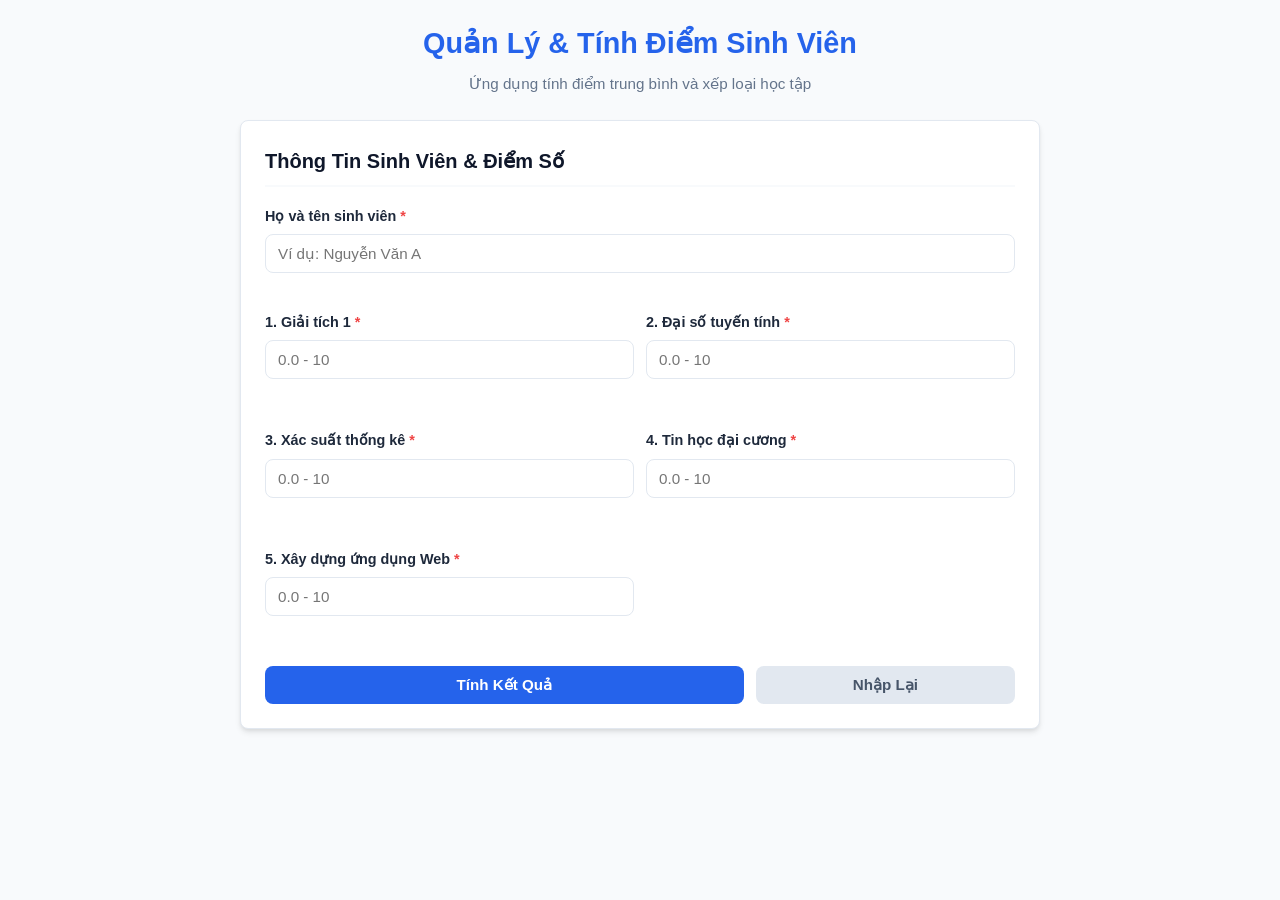
<file: index.html>
<!DOCTYPE html>
<html lang="vi">
<head>
  <meta charset="UTF-8">
  <meta name="viewport" content="width=device-width, initial-scale=1.0">
  <title>Tính Điểm Trung Bình & Xếp Loại Sinh Viên</title>
  <link rel="stylesheet" href="style.css">
</head>
<body>
  <div class="container">
    <header class="app-header">
      <h1>Quản Lý & Tính Điểm Sinh Viên</h1>
      <p>Ứng dụng tính điểm trung bình và xếp loại học tập</p>
    </header>

    <main class="app-main">
      <!-- Form Nhập Dữ Liệu -->
      <section class="card">
        <h2>Thông Tin Sinh Viên & Điểm Số</h2>
        <form id="student-form" novalidate>
          <div class="form-group">
            <label for="fullName">Họ và tên sinh viên <span class="required">*</span></label>
            <input type="text" id="fullName" placeholder="Ví dụ: Nguyễn Văn A" autocomplete="off">
            <div class="error-message" id="error-fullName"></div>
          </div>

          <div class="subject-grid">
            <div class="form-group">
              <label for="score1">1. Giải tích 1 <span class="required">*</span></label>
              <input type="number" id="score1" min="0" max="10" step="0.1" placeholder="0.0 - 10">
              <div class="error-message" id="error-score1"></div>
            </div>

            <div class="form-group">
              <label for="score2">2. Đại số tuyến tính <span class="required">*</span></label>
              <input type="number" id="score2" min="0" max="10" step="0.1" placeholder="0.0 - 10">
              <div class="error-message" id="error-score2"></div>
            </div>

            <div class="form-group">
              <label for="score3">3. Xác suất thống kê <span class="required">*</span></label>
              <input type="number" id="score3" min="0" max="10" step="0.1" placeholder="0.0 - 10">
              <div class="error-message" id="error-score3"></div>
            </div>

            <div class="form-group">
              <label for="score4">4. Tin học đại cương <span class="required">*</span></label>
              <input type="number" id="score4" min="0" max="10" step="0.1" placeholder="0.0 - 10">
              <div class="error-message" id="error-score4"></div>
            </div>

            <div class="form-group">
              <label for="score5">5. Xây dựng ứng dụng Web <span class="required">*</span></label>
              <input type="number" id="score5" min="0" max="10" step="0.1" placeholder="0.0 - 10">
              <div class="error-message" id="error-score5"></div>
            </div>
          </div>

          <div class="form-actions">
            <button type="submit" id="btn-calculate" class="btn btn-primary">Tính Kết Quả</button>
            <button type="button" id="btn-reset" class="btn btn-secondary">Nhập Lại</button>
          </div>
        </form>
      </section>

      <!-- Khung Hiển Thị Kết Quả -->
      <section class="card result-card hidden" id="result-section">
        <h2>Kết Quả Học Tập</h2>
        <div class="student-info-summary">
          <p><strong>Họ và tên:</strong> <span id="res-name" class="highlight-name"></span></p>
        </div>

        <div class="table-responsive">
          <table class="result-table">
            <thead>
              <tr>
                <th>STT</th>
                <th>Môn học</th>
                <th>Điểm số</th>
              </tr>
            </thead>
            <tbody>
              <tr>
                <td>1</td>
                <td>Giải tích 1</td>
                <td id="res-score1">-</td>
              </tr>
              <tr>
                <td>2</td>
                <td>Đại số tuyến tính</td>
                <td id="res-score2">-</td>
              </tr>
              <tr>
                <td>3</td>
                <td>Xác suất thống kê</td>
                <td id="res-score3">-</td>
              </tr>
              <tr>
                <td>4</td>
                <td>Tin học đại cương</td>
                <td id="res-score4">-</td>
              </tr>
              <tr>
                <td>5</td>
                <td>Xây dựng ứng dụng Web</td>
                <td id="res-score5">-</td>
              </tr>
            </tbody>
          </table>
        </div>

        <div class="summary-box">
          <div class="summary-item">
            <span class="label">Điểm trung bình:</span>
            <span class="value" id="res-average">0.00</span>
          </div>
          <div class="summary-item">
            <span class="label">Xếp loại học tập:</span>
            <span class="badge" id="res-classification">Chưa xếp loại</span>
          </div>
        </div>
      </section>
    </main>
  </div>

  <script src="script.js"></script>
</body>
</html>
</file>
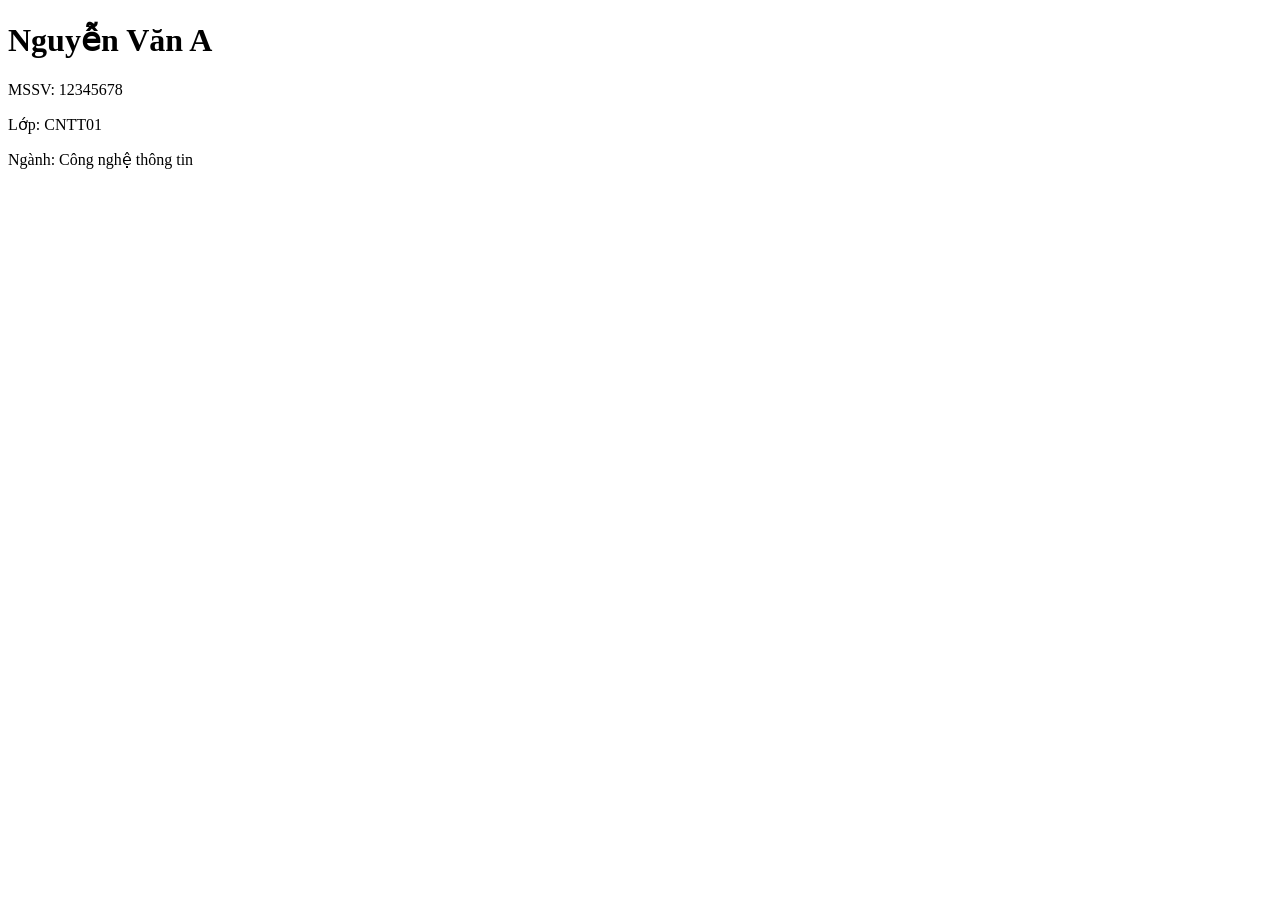
<file: tasks/student_1/index.html>
<!DOCTYPE html>
<html lang="vi">
<head>
    <meta charset="UTF-8">
    <title>Nguyễn Văn A</title>
</head>
<body>

    <h1>Nguyễn Văn A</h1>

    <p>MSSV: 12345678</p>
    <p>Lớp: CNTT01</p>
    <p>Ngành: Công nghệ thông tin</p>

</body>
</html>
</file>
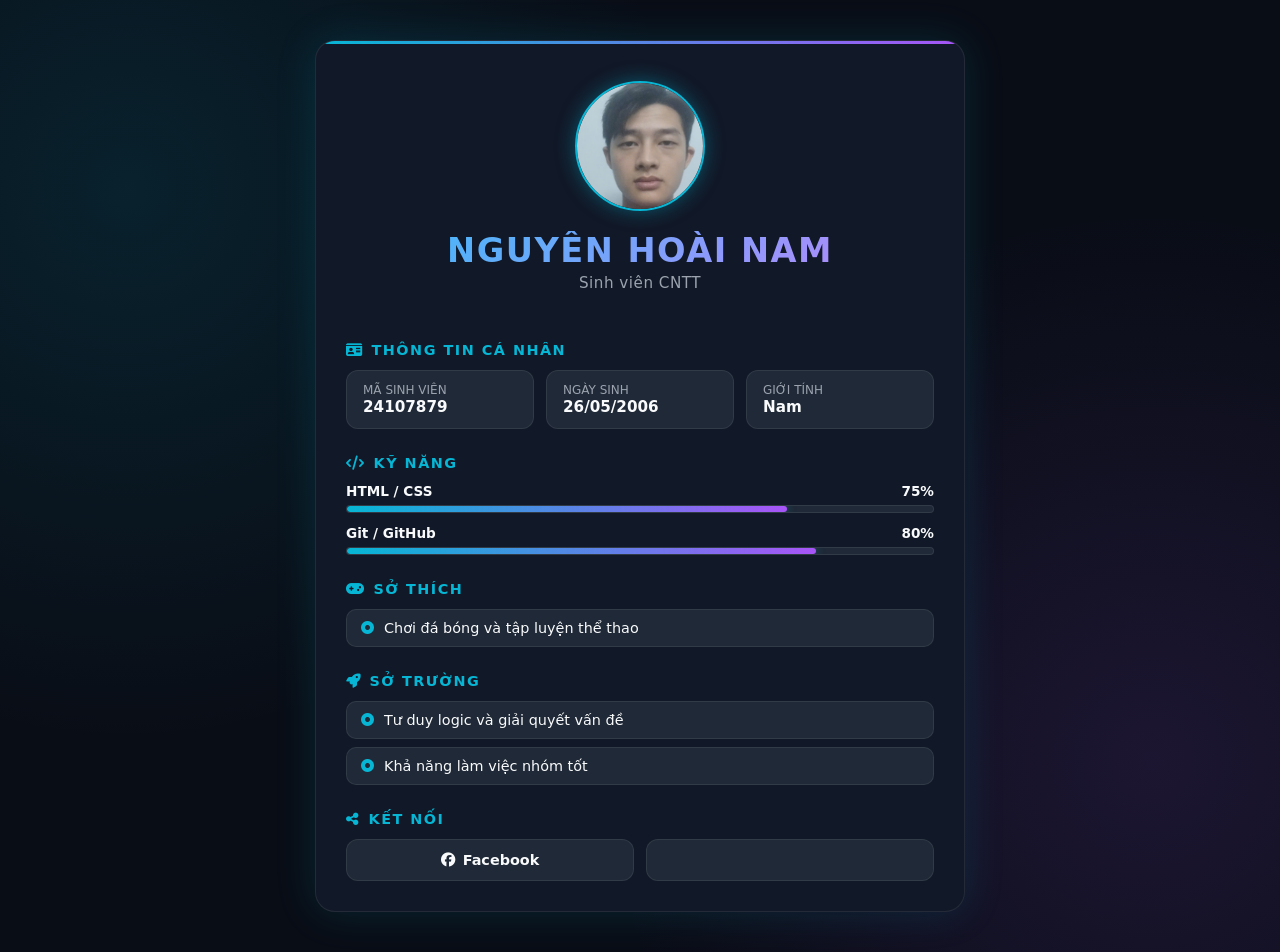
<file: tasks/group/nguyenhoainam/index.html>
<!DOCTYPE html>
<html lang="vi">
<head>
    <meta charset="UTF-8">
    <meta name="viewport" content="width=device-width, initial-scale=1.0">
    <title>Trang Giới Thiệu - Nguyễn Hoài Nam</title>
    <link rel="stylesheet" href="https://cdnjs.cloudflare.com/ajax/libs/font-awesome/6.4.0/css/all.min.css">
    <style>
        :root {
            --bg: #090d16;
            --card-bg: #111827;
            --accent-cyan: #06b6d4;
            --accent-purple: #a855f7;
            --text-main: #f9fafb;
            --text-sub: #9ca3af;
            --border: rgba(255, 255, 255, 0.08);
        }

        * {
            box-sizing: border-box;
            margin: 0;
            padding: 0;
            font-family: 'Segoe UI', system-ui, sans-serif;
        }

        body {
            background-color: var(--bg);
            background-image: 
                radial-gradient(circle at 10% 20%, rgba(6, 182, 212, 0.12) 0%, transparent 40%),
                radial-gradient(circle at 90% 80%, rgba(168, 85, 247, 0.12) 0%, transparent 40%);
            color: var(--text-main);
            min-height: 100vh;
            padding: 40px 20px;
            display: flex;
            justify-content: center;
            align-items: center;
        }

        .container {
            max-width: 650px;
            width: 100%;
            background: var(--card-bg);
            border: 1px solid var(--border);
            border-radius: 20px;
            box-shadow: 0 0 40px rgba(6, 182, 212, 0.15);
            overflow: hidden;
            position: relative;
        }

        /* Thanh viền Neon trang trí phía trên */
        .container::before {
            content: '';
            position: absolute;
            top: 0;
            left: 0;
            right: 0;
            height: 3px;
            background: linear-gradient(90deg, var(--accent-cyan), var(--accent-purple));
        }

        .header {
            padding: 40px 20px 20px;
            text-align: center;
        }

        .avatar {
            width: 130px;
            height: 130px;
            border-radius: 50%;
            object-fit: cover;
            border: 2px solid var(--accent-cyan);
            box-shadow: 0 0 20px rgba(6, 182, 212, 0.4);
            transition: transform 0.3s ease, box-shadow 0.3s ease;
        }

        .avatar:hover {
            transform: scale(1.05);
            box-shadow: 0 0 30px rgba(168, 85, 247, 0.6);
            border-color: var(--accent-purple);
        }

        .header h1 {
            font-size: 2.1rem;
            margin-top: 16px;
            font-weight: 800;
            letter-spacing: 1.5px;
            background: linear-gradient(135deg, #38bdf8, #c084fc);
            -webkit-background-clip: text;
            background-clip: text;
            -webkit-text-fill-color: transparent;
        }

        .header p {
            color: var(--text-sub);
            font-size: 0.95rem;
            margin-top: 4px;
            letter-spacing: 0.5px;
        }

        .content {
            padding: 30px;
        }

        .section-title {
            font-size: 0.9rem;
            font-weight: 700;
            color: var(--accent-cyan);
            text-transform: uppercase;
            letter-spacing: 1.5px;
            margin-top: 26px;
            margin-bottom: 12px;
            display: flex;
            align-items: center;
            gap: 8px;
        }

        .section-title:first-child {
            margin-top: 0;
        }

        .info-grid {
            display: grid;
            grid-template-columns: repeat(auto-fit, minmax(160px, 1fr));
            gap: 12px;
        }

        .info-item {
            background: #1f2937;
            border: 1px solid var(--border);
            padding: 12px 16px;
            border-radius: 12px;
            transition: all 0.2s ease;
        }

        .info-item:hover {
            border-color: var(--accent-cyan);
            box-shadow: 0 0 10px rgba(6, 182, 212, 0.2);
            transform: translateY(-2px);
        }

        .info-item label {
            display: block;
            font-size: 0.75rem;
            color: var(--text-sub);
            text-transform: uppercase;
        }

        .info-item span {
            font-weight: 600;
            font-size: 0.95rem;
        }

        /* Skills Progress Bar */
        .skill-item {
            margin-bottom: 12px;
        }

        .skill-info {
            display: flex;
            justify-content: space-between;
            font-size: 0.85rem;
            margin-bottom: 6px;
            font-weight: 600;
        }

        .progress-bar {
            width: 100%;
            height: 8px;
            background: #1f2937;
            border-radius: 10px;
            overflow: hidden;
            border: 1px solid var(--border);
        }

        .progress {
            height: 100%;
            background: linear-gradient(90deg, var(--accent-cyan), var(--accent-purple));
            border-radius: 10px;
            box-shadow: 0 0 10px rgba(6, 182, 212, 0.5);
        }

        /* List */
        ul {
            list-style: none;
            padding: 0;
        }

        li {
            background: #1f2937;
            border: 1px solid var(--border);
            padding: 10px 14px;
            border-radius: 10px;
            margin-bottom: 8px;
            font-size: 0.9rem;
            display: flex;
            align-items: center;
            gap: 10px;
        }

        li i {
            color: var(--accent-cyan);
            font-size: 0.8rem;
        }

        /* Social Links */
        .social-links {
            display: flex;
            gap: 12px;
            margin-top: 10px;
        }

        .social-btn {
            flex: 1;
            text-decoration: none;
            color: var(--text-main);
            background: #1f2937;
            border: 1px solid var(--border);
            padding: 12px;
            border-radius: 12px;
            font-weight: 600;
            font-size: 0.9rem;
            display: flex;
            align-items: center;
            justify-content: center;
            gap: 8px;
            transition: all 0.3s ease;
        }

        .social-btn:hover {
            background: linear-gradient(135deg, var(--accent-cyan), var(--accent-purple));
            color: #ffffff;
            border-color: transparent;
            box-shadow: 0 0 15px rgba(168, 85, 247, 0.4);
            transform: translateY(-2px);
        }
    </style>
</head>
<body>

    <div class="container">
        <div class="header">
            <img src="avarta.png" alt="Ảnh đại diện" class="avatar">
            <h1>NGUYỄN HOÀI NAM</h1>
            <p>Sinh viên CNTT</p>
        </div>

        <div class="content">
            <div class="section-title"><i class="fa-solid fa-id-card"></i> Thông tin cá nhân</div>
            <div class="info-grid">
                <div class="info-item">
                    <label>Mã sinh viên</label>
                    <span>24107879</span>
                </div>
                <div class="info-item">
                    <label>Ngày sinh</label>
                    <span>26/05/2006</span>
                </div>
                <div class="info-item">
                    <label>Giới tính</label>
                    <span>Nam</span>
                </div>
            </div>

            <div class="section-title"><i class="fa-solid fa-code"></i> Kỹ năng</div>
            <div class="skill-item">
                <div class="skill-info"><span>HTML / CSS</span><span>75%</span></div>
                <div class="progress-bar"><div class="progress" style="width: 75%;"></div></div>
            </div>
            <div class="skill-item">
                <div class="skill-info"><span>Git / GitHub</span><span>80%</span></div>
                <div class="progress-bar"><div class="progress" style="width: 80%;"></div></div>
            </div>

            <div class="section-title"><i class="fa-solid fa-gamepad"></i> Sở thích</div>
            <ul>
                <li><i class="fa-solid fa-circle-dot"></i> Chơi đá bóng và tập luyện thể thao</li>
            </ul>

            <div class="section-title"><i class="fa-solid fa-rocket"></i> Sở trường</div>
            <ul>
                <li><i class="fa-solid fa-circle-dot"></i> Tư duy logic và giải quyết vấn đề</li>
                <li><i class="fa-solid fa-circle-dot"></i> Khả năng làm việc nhóm tốt</li>
            </ul>

            <div class="section-title"><i class="fa-solid fa-share-nodes"></i> Kết nối</div>
            <div class="social-links">
                <a href="https://www.facebook.com/share/1EiWXaFYDC/" target="_blank" class="social-btn">
                    <i class="fa-brands fa-facebook"></i> Facebook
                </a>
                <a href="https://github.com/namhihihi0" target="_blank" class="social-btn">
                    <i class="fa-brands
</file>
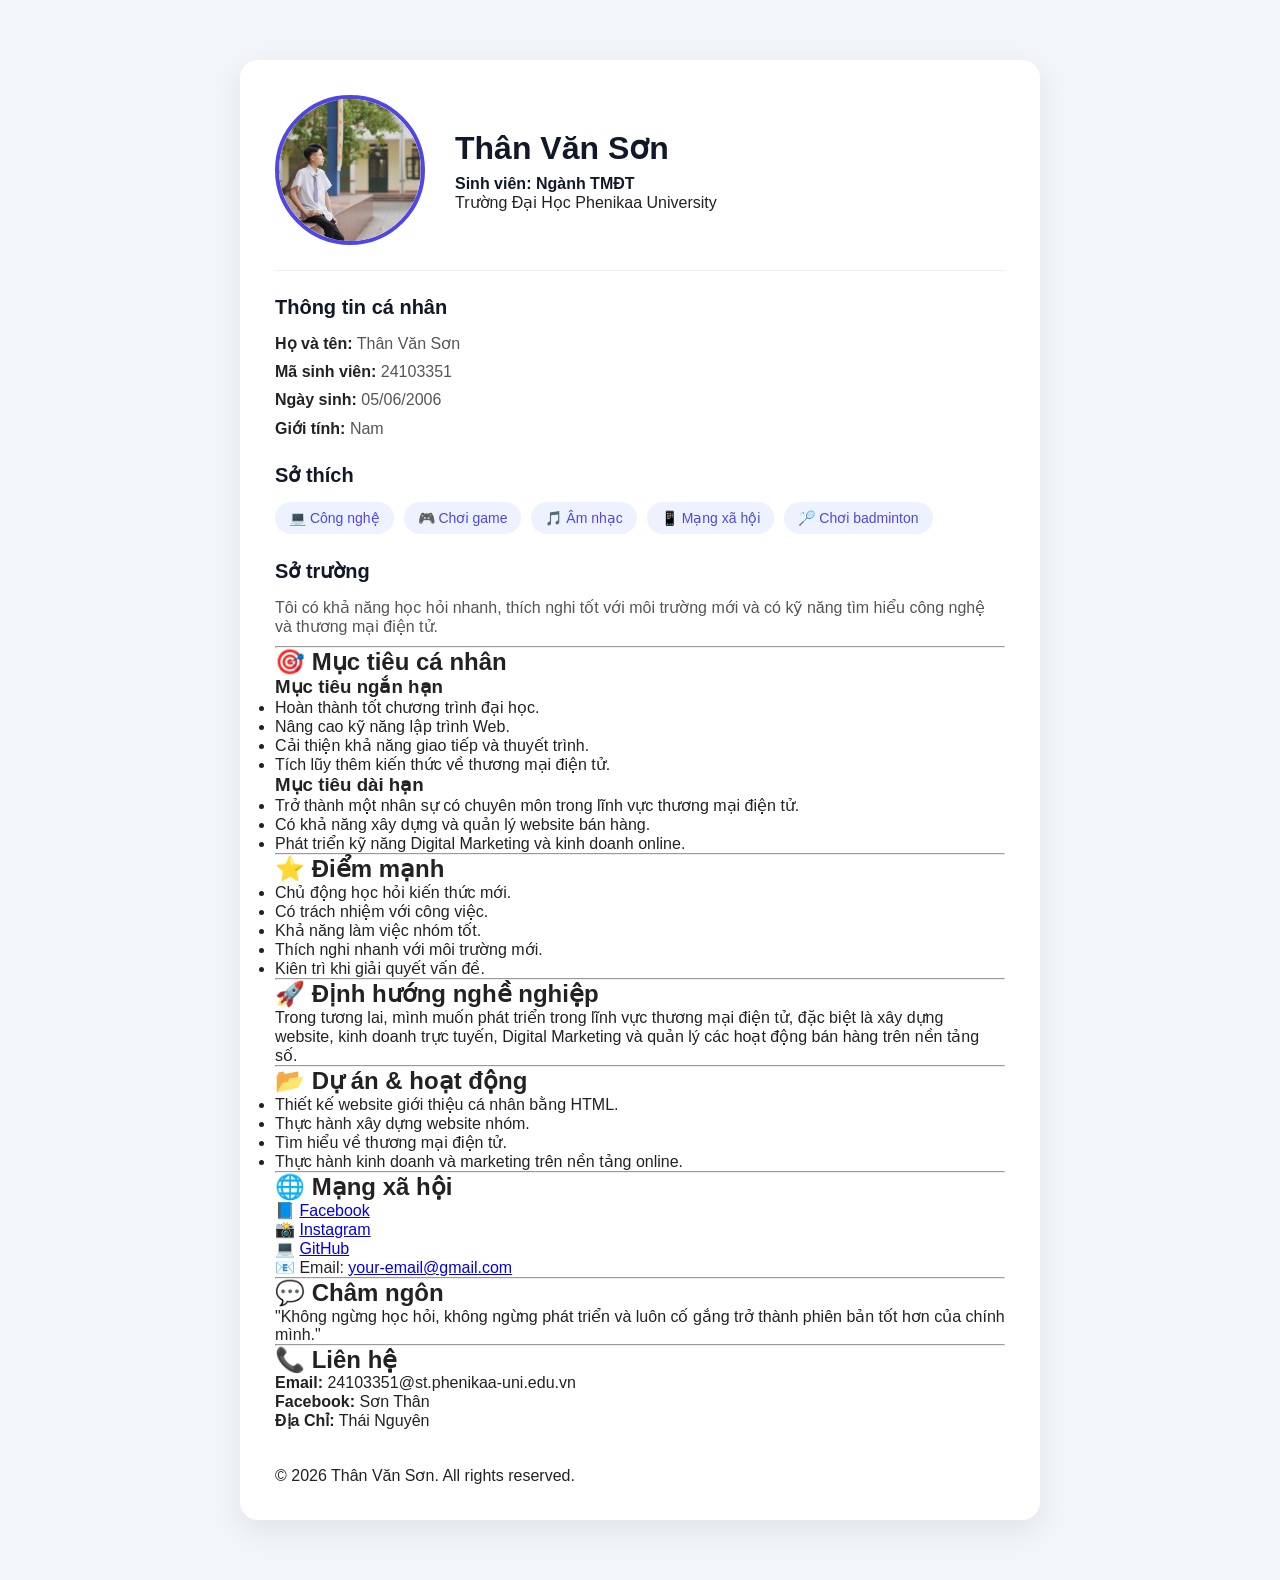
<file: tasks/group/than-van-son/index.html>
<!DOCTYPE html>
<html lang="vi">

<head>
    <meta charset="UTF-8">
    <meta name="viewport" content="width=device-width, initial-scale=1.0">

    <title>Thân Văn Sơn - Giới thiệu cá nhân</title>

    <link rel="stylesheet" href="style.css">
</head>

<body>

<div class="container">

    <div class="profile">

        <div class="profile-header">

            <img
                src="anh1.jpg"
                alt="Ảnh đại diện Sơn Thân"
                class="avatar"
                width="180"
                height="180"
            >

            <div>
                <h1>Thân Văn Sơn</h1>

                <p class="job">
                    Sinh viên: Ngành TMĐT
                </p>

                <p>
                    Trường Đại Học Phenikaa University
                </p>
            </div>

        </div>

        <div class="info">

            <h2>Thông tin cá nhân</h2>

            <p>
                <strong>Họ và tên:</strong>
                Thân Văn Sơn
            </p>

            <p>
                <strong>Mã sinh viên:</strong>
                24103351
            </p>

            <p>
                <strong>Ngày sinh:</strong>
                05/06/2006
            </p>

            <p>
                <strong>Giới tính:</strong>
                Nam
            </p>

        </div>

        <div class="info">

            <h2>Sở thích</h2>

            <div class="tags">

                <span class="tag">💻 Công nghệ</span>
                <span class="tag">🎮 Chơi game</span>
                <span class="tag">🎵 Âm nhạc</span>
                <span class="tag">📱 Mạng xã hội</span>
                <span class="tag">🏸 Chơi badminton</span>

            </div>

        </div>

        <div class="info">

            <h2>Sở trường</h2>

            <p>
                Tôi có khả năng học hỏi nhanh, thích nghi tốt với môi trường mới
                và có kỹ năng tìm hiểu công nghệ và thương mại điện tử.
            </p>

        </div>

        <hr>

        <!-- MỤC TIÊU -->
        <section>
            <h2>🎯 Mục tiêu cá nhân</h2>

            <h3>Mục tiêu ngắn hạn</h3>
            <ul>
                <li>Hoàn thành tốt chương trình đại học.</li>
                <li>Nâng cao kỹ năng lập trình Web.</li>
                <li>Cải thiện khả năng giao tiếp và thuyết trình.</li>
                <li>Tích lũy thêm kiến thức về thương mại điện tử.</li>
            </ul>

            <h3>Mục tiêu dài hạn</h3>
            <ul>
                <li>Trở thành một nhân sự có chuyên môn trong lĩnh vực thương mại điện tử.</li>
                <li>Có khả năng xây dựng và quản lý website bán hàng.</li>
                <li>Phát triển kỹ năng Digital Marketing và kinh doanh online.</li>
            </ul>
        </section>

        <hr>

        <!-- ĐIỂM MẠNH -->
        <section>
            <h2>⭐ Điểm mạnh</h2>

            <ul>
                <li>Chủ động học hỏi kiến thức mới.</li>
                <li>Có trách nhiệm với công việc.</li>
                <li>Khả năng làm việc nhóm tốt.</li>
                <li>Thích nghi nhanh với môi trường mới.</li>
                <li>Kiên trì khi giải quyết vấn đề.</li>
            </ul>
        </section>

        <hr>

        <!-- ĐỊNH HƯỚNG -->
        <section>
            <h2>🚀 Định hướng nghề nghiệp</h2>

            <p>
                Trong tương lai, mình muốn phát triển trong lĩnh vực
                thương mại điện tử, đặc biệt là xây dựng website,
                kinh doanh trực tuyến, Digital Marketing và quản lý
                các hoạt động bán hàng trên nền tảng số.
            </p>
        </section>

        <hr>

        <!-- DỰ ÁN -->
        <section>
            <h2>📂 Dự án & hoạt động</h2>

            <ul>
                <li>Thiết kế website giới thiệu cá nhân bằng HTML.</li>
                <li>Thực hành xây dựng website nhóm.</li>
                <li>Tìm hiểu về thương mại điện tử.</li>
                <li>Thực hành kinh doanh và marketing trên nền tảng online.</li>
            </ul>
        </section>

        <hr>

        <!-- MẠNG XÃ HỘI -->
        <section>
            <h2>🌐 Mạng xã hội</h2>

            <p>
                📘 <a href="#" target="_blank">Facebook</a>
            </p>

            <p>
                📸 <a href="#" target="_blank">Instagram</a>
            </p>

            <p>
                💻 <a href="#" target="_blank">GitHub</a>
            </p>

            <p>
                📧 Email:
                <a href="24103351@st.phenikaa-uni.edu.vn">
                    your-email@gmail.com
                </a>
            </p>
        </section>

        <hr>

        <!-- CHÂM NGÔN -->
        <section>
            <h2>💬 Châm ngôn</h2>

            <blockquote>
                "Không ngừng học hỏi, không ngừng phát triển và luôn cố gắng
                trở thành phiên bản tốt hơn của chính mình."
            </blockquote>
        </section>

        <hr>

        <!-- LIÊN HỆ -->
        <section>
            <h2>📞 Liên hệ</h2>

            <p><strong>Email:</strong> 24103351@st.phenikaa-uni.edu.vn</p>
            <p><strong>Facebook:</strong> Sơn Thân</p>
            <p><strong>Địa Chỉ:</strong> Thái Nguyên</p>
        </section>

        <br><br>

        <footer>
            <p>© 2026 Thân Văn Sơn. All rights reserved.</p>
        </footer>

    </div>

</div>

</body>
</html>
</file>
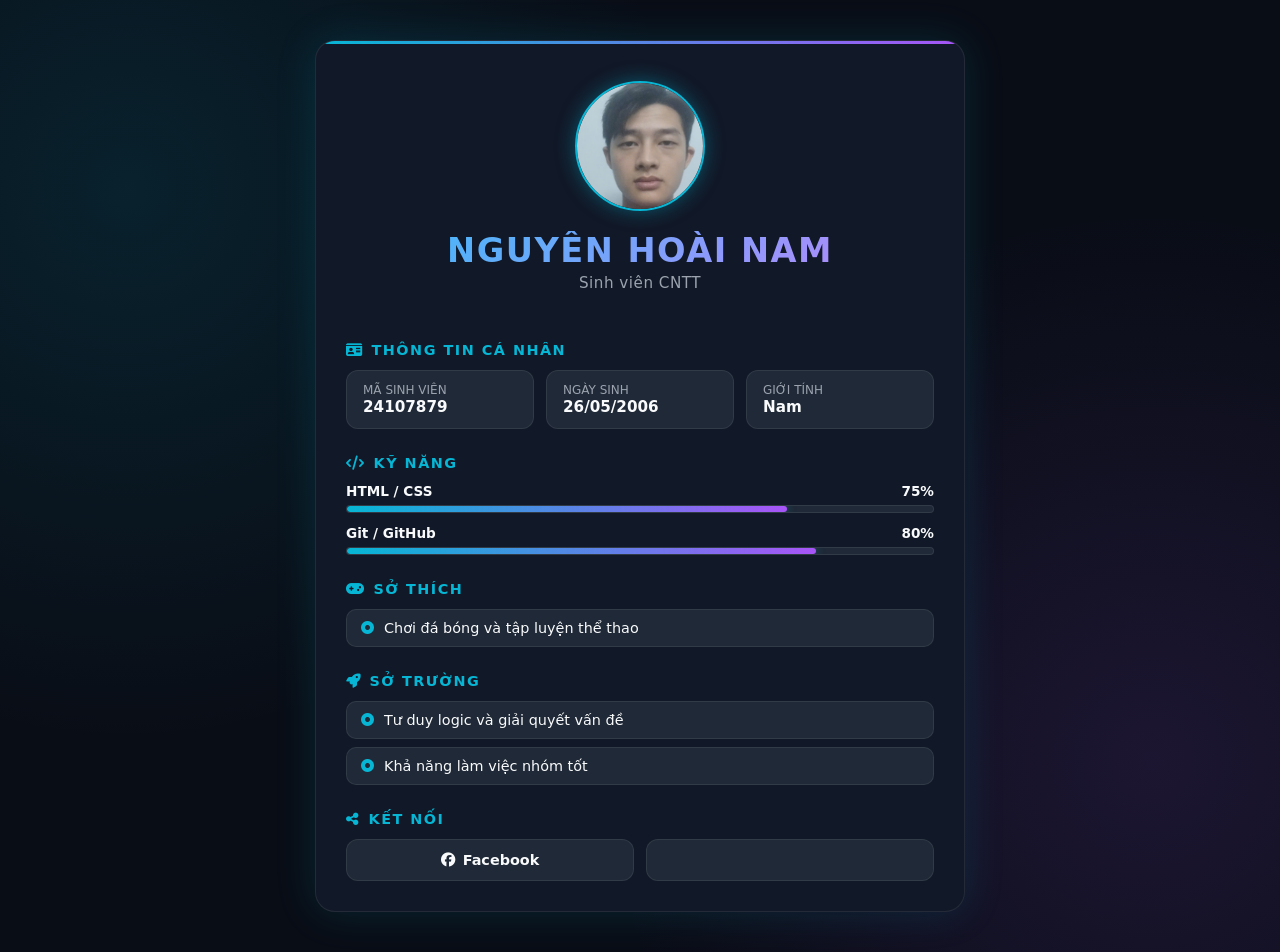
<file: web-basics-practice-main/tasks/nguyenhoainam/index.html>
<!DOCTYPE html>
<html lang="vi">
<head>
    <meta charset="UTF-8">
    <meta name="viewport" content="width=device-width, initial-scale=1.0">
    <title>Trang Giới Thiệu - Nguyễn Hoài Nam</title>
    <link rel="stylesheet" href="https://cdnjs.cloudflare.com/ajax/libs/font-awesome/6.4.0/css/all.min.css">
    <style>
        :root {
            --bg: #090d16;
            --card-bg: #111827;
            --accent-cyan: #06b6d4;
            --accent-purple: #a855f7;
            --text-main: #f9fafb;
            --text-sub: #9ca3af;
            --border: rgba(255, 255, 255, 0.08);
        }

        * {
            box-sizing: border-box;
            margin: 0;
            padding: 0;
            font-family: 'Segoe UI', system-ui, sans-serif;
        }

        body {
            background-color: var(--bg);
            background-image: 
                radial-gradient(circle at 10% 20%, rgba(6, 182, 212, 0.12) 0%, transparent 40%),
                radial-gradient(circle at 90% 80%, rgba(168, 85, 247, 0.12) 0%, transparent 40%);
            color: var(--text-main);
            min-height: 100vh;
            padding: 40px 20px;
            display: flex;
            justify-content: center;
            align-items: center;
        }

        .container {
            max-width: 650px;
            width: 100%;
            background: var(--card-bg);
            border: 1px solid var(--border);
            border-radius: 20px;
            box-shadow: 0 0 40px rgba(6, 182, 212, 0.15);
            overflow: hidden;
            position: relative;
        }

        /* Thanh viền Neon trang trí phía trên */
        .container::before {
            content: '';
            position: absolute;
            top: 0;
            left: 0;
            right: 0;
            height: 3px;
            background: linear-gradient(90deg, var(--accent-cyan), var(--accent-purple));
        }

        .header {
            padding: 40px 20px 20px;
            text-align: center;
        }

        .avatar {
            width: 130px;
            height: 130px;
            border-radius: 50%;
            object-fit: cover;
            border: 2px solid var(--accent-cyan);
            box-shadow: 0 0 20px rgba(6, 182, 212, 0.4);
            transition: transform 0.3s ease, box-shadow 0.3s ease;
        }

        .avatar:hover {
            transform: scale(1.05);
            box-shadow: 0 0 30px rgba(168, 85, 247, 0.6);
            border-color: var(--accent-purple);
        }

        .header h1 {
            font-size: 2.1rem;
            margin-top: 16px;
            font-weight: 800;
            letter-spacing: 1.5px;
            background: linear-gradient(135deg, #38bdf8, #c084fc);
            -webkit-background-clip: text;
            -webkit-text-fill-color: transparent;
        }

        .header p {
            color: var(--text-sub);
            font-size: 0.95rem;
            margin-top: 4px;
            letter-spacing: 0.5px;
        }

        .content {
            padding: 30px;
        }

        .section-title {
            font-size: 0.9rem;
            font-weight: 700;
            color: var(--accent-cyan);
            text-transform: uppercase;
            letter-spacing: 1.5px;
            margin-top: 26px;
            margin-bottom: 12px;
            display: flex;
            align-items: center;
            gap: 8px;
        }

        .section-title:first-child {
            margin-top: 0;
        }

        .info-grid {
            display: grid;
            grid-template-columns: repeat(auto-fit, minmax(160px, 1fr));
            gap: 12px;
        }

        .info-item {
            background: #1f2937;
            border: 1px solid var(--border);
            padding: 12px 16px;
            border-radius: 12px;
            transition: all 0.2s ease;
        }

        .info-item:hover {
            border-color: var(--accent-cyan);
            box-shadow: 0 0 10px rgba(6, 182, 212, 0.2);
            transform: translateY(-2px);
        }

        .info-item label {
            display: block;
            font-size: 0.75rem;
            color: var(--text-sub);
            text-transform: uppercase;
        }

        .info-item span {
            font-weight: 600;
            font-size: 0.95rem;
        }

        /* Skills Progress Bar */
        .skill-item {
            margin-bottom: 12px;
        }

        .skill-info {
            display: flex;
            justify-content: space-between;
            font-size: 0.85rem;
            margin-bottom: 6px;
            font-weight: 600;
        }

        .progress-bar {
            width: 100%;
            height: 8px;
            background: #1f2937;
            border-radius: 10px;
            overflow: hidden;
            border: 1px solid var(--border);
        }

        .progress {
            height: 100%;
            background: linear-gradient(90deg, var(--accent-cyan), var(--accent-purple));
            border-radius: 10px;
            box-shadow: 0 0 10px rgba(6, 182, 212, 0.5);
        }

        /* List */
        ul {
            list-style: none;
            padding: 0;
        }

        li {
            background: #1f2937;
            border: 1px solid var(--border);
            padding: 10px 14px;
            border-radius: 10px;
            margin-bottom: 8px;
            font-size: 0.9rem;
            display: flex;
            align-items: center;
            gap: 10px;
        }

        li i {
            color: var(--accent-cyan);
            font-size: 0.8rem;
        }

        /* Social Links */
        .social-links {
            display: flex;
            gap: 12px;
            margin-top: 10px;
        }

        .social-btn {
            flex: 1;
            text-decoration: none;
            color: var(--text-main);
            background: #1f2937;
            border: 1px solid var(--border);
            padding: 12px;
            border-radius: 12px;
            font-weight: 600;
            font-size: 0.9rem;
            display: flex;
            align-items: center;
            justify-content: center;
            gap: 8px;
            transition: all 0.3s ease;
        }

        .social-btn:hover {
            background: linear-gradient(135deg, var(--accent-cyan), var(--accent-purple));
            color: #ffffff;
            border-color: transparent;
            box-shadow: 0 0 15px rgba(168, 85, 247, 0.4);
            transform: translateY(-2px);
        }
    </style>
</head>
<body>

    <div class="container">
        <div class="header">
            <img src="avarta.png" alt="Ảnh đại diện" class="avatar">
            <h1>NGUYỄN HOÀI NAM</h1>
            <p>Sinh viên CNTT</p>
        </div>

        <div class="content">
            <div class="section-title"><i class="fa-solid fa-id-card"></i> Thông tin cá nhân</div>
            <div class="info-grid">
                <div class="info-item">
                    <label>Mã sinh viên</label>
                    <span>24107879</span>
                </div>
                <div class="info-item">
                    <label>Ngày sinh</label>
                    <span>26/05/2006</span>
                </div>
                <div class="info-item">
                    <label>Giới tính</label>
                    <span>Nam</span>
                </div>
            </div>

            <div class="section-title"><i class="fa-solid fa-code"></i> Kỹ năng</div>
            <div class="skill-item">
                <div class="skill-info"><span>HTML / CSS</span><span>75%</span></div>
                <div class="progress-bar"><div class="progress" style="width: 75%;"></div></div>
            </div>
            <div class="skill-item">
                <div class="skill-info"><span>Git / GitHub</span><span>80%</span></div>
                <div class="progress-bar"><div class="progress" style="width: 80%;"></div></div>
            </div>

            <div class="section-title"><i class="fa-solid fa-gamepad"></i> Sở thích</div>
            <ul>
                <li><i class="fa-solid fa-circle-dot"></i> Chơi đá bóng và tập luyện thể thao</li>
            </ul>

            <div class="section-title"><i class="fa-solid fa-rocket"></i> Sở trường</div>
            <ul>
                <li><i class="fa-solid fa-circle-dot"></i> Tư duy logic và giải quyết vấn đề</li>
                <li><i class="fa-solid fa-circle-dot"></i> Khả năng làm việc nhóm tốt</li>
            </ul>

            <div class="section-title"><i class="fa-solid fa-share-nodes"></i> Kết nối</div>
            <div class="social-links">
                <a href="https://www.facebook.com/share/1EiWXaFYDC/" target="_blank" class="social-btn">
                    <i class="fa-brands fa-facebook"></i> Facebook
                </a>
                <a href="https://github.com/namhihihi0" target="_blank" class="social-btn">
                    <i class="fa-brands
</file>
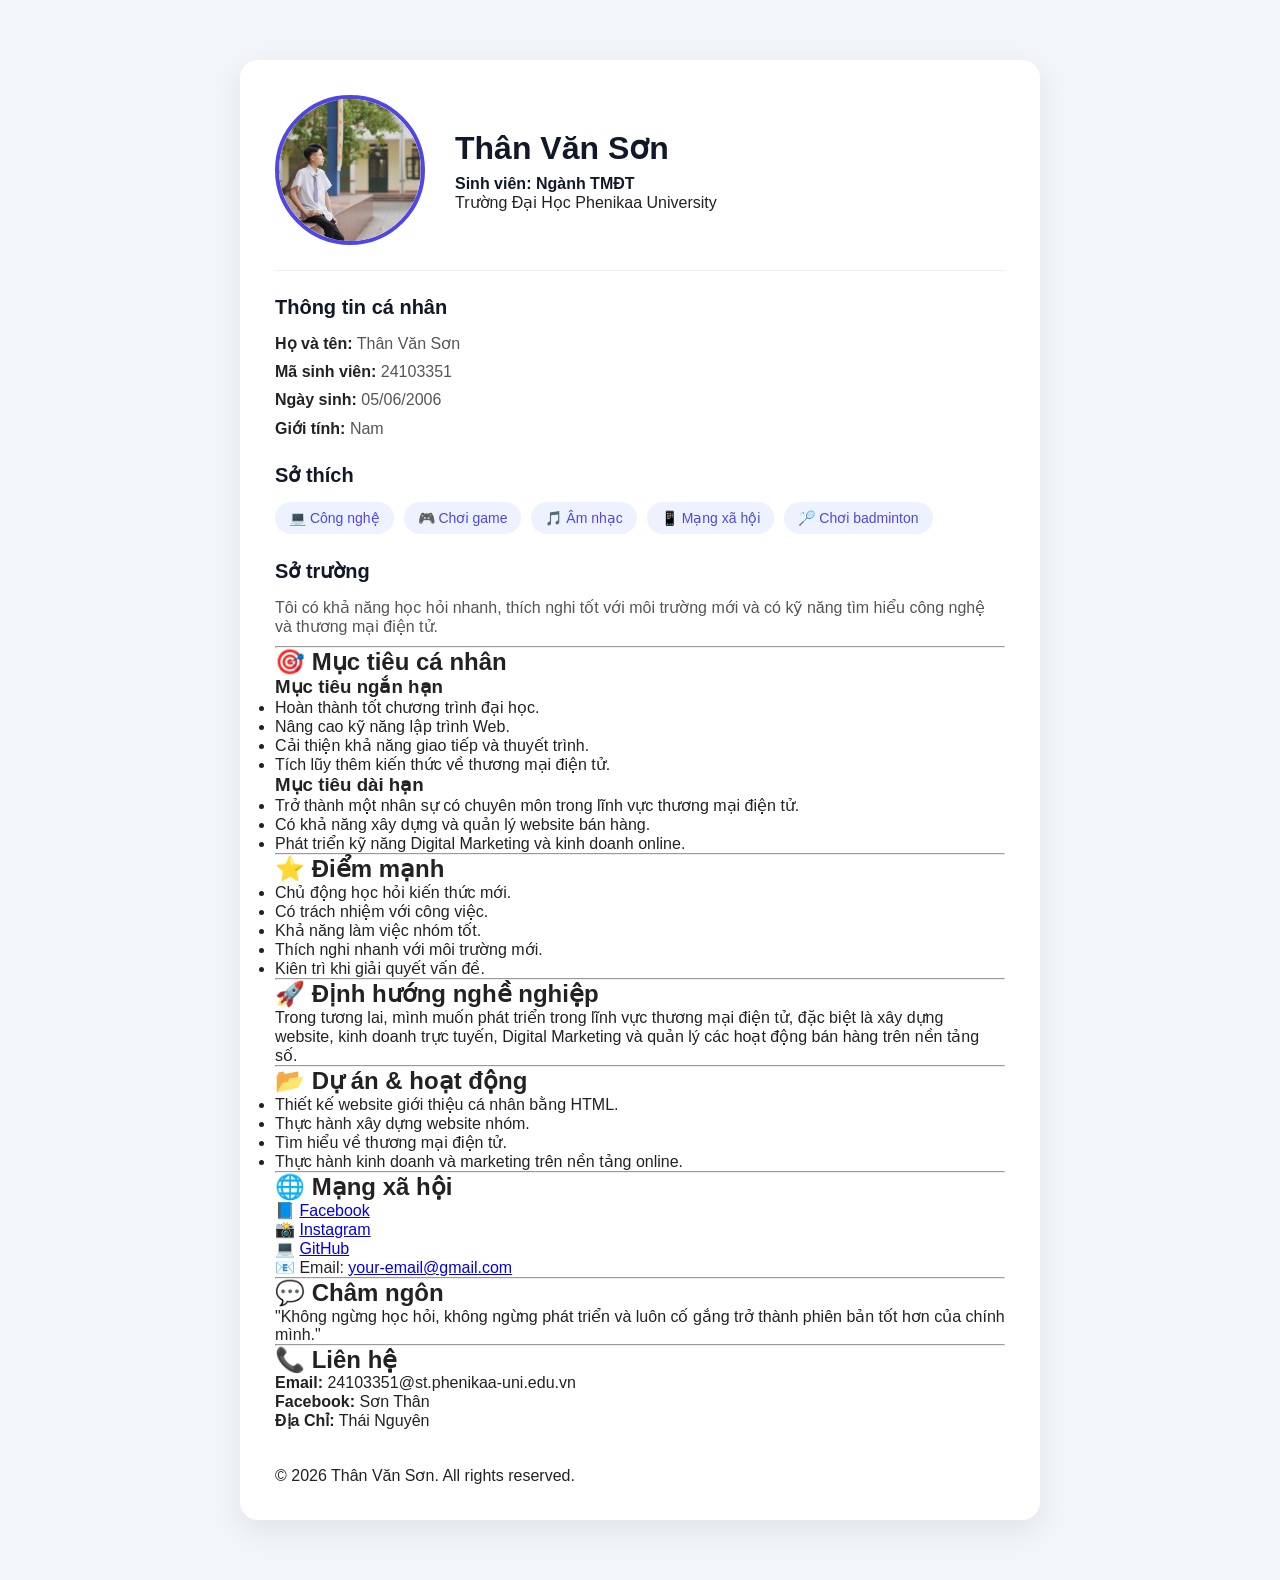
<file: Nhom-7-main/tasks/group/than-van-son/index.html>
<!DOCTYPE html>
<html lang="vi">

<head>
    <meta charset="UTF-8">
    <meta name="viewport" content="width=device-width, initial-scale=1.0">

    <title>Thân Văn Sơn - Giới thiệu cá nhân</title>

    <link rel="stylesheet" href="style.css">
</head>

<body>

<div class="container">

    <div class="profile">

        <div class="profile-header">

            <img
                src="anh1.jpg"
                alt="Ảnh đại diện Sơn Thân"
                class="avatar"
                width="180"
                height="180"
            >

            <div>
                <h1>Thân Văn Sơn</h1>

                <p class="job">
                    Sinh viên: Ngành TMĐT
                </p>

                <p>
                    Trường Đại Học Phenikaa University
                </p>
            </div>

        </div>

        <div class="info">

            <h2>Thông tin cá nhân</h2>

            <p>
                <strong>Họ và tên:</strong>
                Thân Văn Sơn
            </p>

            <p>
                <strong>Mã sinh viên:</strong>
                24103351
            </p>

            <p>
                <strong>Ngày sinh:</strong>
                05/06/2006
            </p>

            <p>
                <strong>Giới tính:</strong>
                Nam
            </p>

        </div>

        <div class="info">

            <h2>Sở thích</h2>

            <div class="tags">

                <span class="tag">💻 Công nghệ</span>
                <span class="tag">🎮 Chơi game</span>
                <span class="tag">🎵 Âm nhạc</span>
                <span class="tag">📱 Mạng xã hội</span>
                <span class="tag">🏸 Chơi badminton</span>

            </div>

        </div>

        <div class="info">

            <h2>Sở trường</h2>

            <p>
                Tôi có khả năng học hỏi nhanh, thích nghi tốt với môi trường mới
                và có kỹ năng tìm hiểu công nghệ và thương mại điện tử.
            </p>

        </div>

        <hr>

        <!-- MỤC TIÊU -->
        <section>
            <h2>🎯 Mục tiêu cá nhân</h2>

            <h3>Mục tiêu ngắn hạn</h3>
            <ul>
                <li>Hoàn thành tốt chương trình đại học.</li>
                <li>Nâng cao kỹ năng lập trình Web.</li>
                <li>Cải thiện khả năng giao tiếp và thuyết trình.</li>
                <li>Tích lũy thêm kiến thức về thương mại điện tử.</li>
            </ul>

            <h3>Mục tiêu dài hạn</h3>
            <ul>
                <li>Trở thành một nhân sự có chuyên môn trong lĩnh vực thương mại điện tử.</li>
                <li>Có khả năng xây dựng và quản lý website bán hàng.</li>
                <li>Phát triển kỹ năng Digital Marketing và kinh doanh online.</li>
            </ul>
        </section>

        <hr>

        <!-- ĐIỂM MẠNH -->
        <section>
            <h2>⭐ Điểm mạnh</h2>

            <ul>
                <li>Chủ động học hỏi kiến thức mới.</li>
                <li>Có trách nhiệm với công việc.</li>
                <li>Khả năng làm việc nhóm tốt.</li>
                <li>Thích nghi nhanh với môi trường mới.</li>
                <li>Kiên trì khi giải quyết vấn đề.</li>
            </ul>
        </section>

        <hr>

        <!-- ĐỊNH HƯỚNG -->
        <section>
            <h2>🚀 Định hướng nghề nghiệp</h2>

            <p>
                Trong tương lai, mình muốn phát triển trong lĩnh vực
                thương mại điện tử, đặc biệt là xây dựng website,
                kinh doanh trực tuyến, Digital Marketing và quản lý
                các hoạt động bán hàng trên nền tảng số.
            </p>
        </section>

        <hr>

        <!-- DỰ ÁN -->
        <section>
            <h2>📂 Dự án & hoạt động</h2>

            <ul>
                <li>Thiết kế website giới thiệu cá nhân bằng HTML.</li>
                <li>Thực hành xây dựng website nhóm.</li>
                <li>Tìm hiểu về thương mại điện tử.</li>
                <li>Thực hành kinh doanh và marketing trên nền tảng online.</li>
            </ul>
        </section>

        <hr>

        <!-- MẠNG XÃ HỘI -->
        <section>
            <h2>🌐 Mạng xã hội</h2>

            <p>
                📘 <a href="#" target="_blank">Facebook</a>
            </p>

            <p>
                📸 <a href="#" target="_blank">Instagram</a>
            </p>

            <p>
                💻 <a href="#" target="_blank">GitHub</a>
            </p>

            <p>
                📧 Email:
                <a href="24103351@st.phenikaa-uni.edu.vn">
                    your-email@gmail.com
                </a>
            </p>
        </section>

        <hr>

        <!-- CHÂM NGÔN -->
        <section>
            <h2>💬 Châm ngôn</h2>

            <blockquote>
                "Không ngừng học hỏi, không ngừng phát triển và luôn cố gắng
                trở thành phiên bản tốt hơn của chính mình."
            </blockquote>
        </section>

        <hr>

        <!-- LIÊN HỆ -->
        <section>
            <h2>📞 Liên hệ</h2>

            <p><strong>Email:</strong> 24103351@st.phenikaa-uni.edu.vn</p>
            <p><strong>Facebook:</strong> Sơn Thân</p>
            <p><strong>Địa Chỉ:</strong> Thái Nguyên</p>
        </section>

        <br><br>

        <footer>
            <p>© 2026 Thân Văn Sơn. All rights reserved.</p>
        </footer>

    </div>

</div>

</body>
</html>
</file>
<file: style.css>
:root {
  --primary-color: #2563eb;
  --primary-hover: #1d4ed8;
  --bg-color: #f8fafc;
  --card-bg: #ffffff;
  --text-color: #1e293b;
  --text-muted: #64748b;
  --border-color: #e2e8f0;
  --error-color: #ef4444;
  --success-color: #10b981;
  --warning-color: #f59e0b;
  --danger-color: #dc2626;
  --radius: 8px;
  --shadow: 0 4px 6px -1px rgba(0, 0, 0, 0.1), 0 2px 4px -1px rgba(0, 0, 0, 0.06);
}

* {
  box-sizing: border-box;
  margin: 0;
  padding: 0;
}

body {
  font-family: 'Segoe UI', Tahoma, Geneva, Verdana, sans-serif;
  background-color: var(--bg-color);
  color: var(--text-color);
  line-height: 1.6;
  padding: 20px;
}

.container {
  max-width: 800px;
  margin: 0 auto;
}

.app-header {
  text-align: center;
  margin-bottom: 24px;
}

.app-header h1 {
  color: var(--primary-color);
  font-size: 1.8rem;
  margin-bottom: 6px;
}

.app-header p {
  color: var(--text-muted);
  font-size: 0.95rem;
}

.card {
  background-color: var(--card-bg);
  border-radius: var(--radius);
  box-shadow: var(--shadow);
  padding: 24px;
  margin-bottom: 24px;
  border: 1px solid var(--border-color);
}

.card h2 {
  font-size: 1.25rem;
  margin-bottom: 18px;
  color: #0f172a;
  border-bottom: 2px solid var(--bg-color);
  padding-bottom: 8px;
}

.form-group {
  margin-bottom: 16px;
}

label {
  display: block;
  font-weight: 600;
  font-size: 0.9rem;
  margin-bottom: 6px;
}

.required {
  color: var(--error-color);
}

input[type="text"],
input[type="number"] {
  width: 100%;
  padding: 10px 12px;
  border: 1px solid var(--border-color);
  border-radius: var(--radius);
  font-size: 0.95rem;
  transition: border-color 0.2s, box-shadow 0.2s;
  outline: none;
}

input[type="text"]:focus,
input[type="number"]:focus {
  border-color: var(--primary-color);
  box-shadow: 0 0 0 3px rgba(37, 99, 235, 0.15);
}

input.is-invalid {
  border-color: var(--error-color);
}

.error-message {
  color: var(--error-color);
  font-size: 0.8rem;
  margin-top: 4px;
  min-height: 18px;
}

.subject-grid {
  display: grid;
  grid-template-columns: repeat(1, 1fr);
  gap: 12px;
}

@media (min-width: 600px) {
  .subject-grid {
    grid-template-columns: repeat(2, 1fr);
  }
}

.form-actions {
  display: flex;
  gap: 12px;
  margin-top: 12px;
}

.btn {
  padding: 10px 20px;
  border: none;
  border-radius: var(--radius);
  font-size: 0.95rem;
  font-weight: 600;
  cursor: pointer;
  transition: background-color 0.2s;
}

.btn-primary {
  background-color: var(--primary-color);
  color: white;
  flex: 2;
}

.btn-primary:hover {
  background-color: var(--primary-hover);
}

.btn-secondary {
  background-color: #e2e8f0;
  color: #475569;
  flex: 1;
}

.btn-secondary:hover {
  background-color: #cbd5e1;
}

/* Kết quả */
.hidden {
  display: none;
}

.student-info-summary {
  font-size: 1.05rem;
  margin-bottom: 16px;
}

.highlight-name {
  color: var(--primary-color);
  font-size: 1.1rem;
}

.table-responsive {
  overflow-x: auto;
  margin-bottom: 20px;
}

.result-table {
  width: 100%;
  border-collapse: collapse;
  text-align: left;
}

.result-table th,
.result-table td {
  padding: 10px 14px;
  border-bottom: 1px solid var(--border-color);
}

.result-table th {
  background-color: #f1f5f9;
  font-weight: 600;
  color: #334155;
}

.summary-box {
  display: flex;
  flex-direction: column;
  gap: 12px;
  background-color: #f8fafc;
  padding: 16px;
  border-radius: var(--radius);
  border: 1px solid var(--border-color);
}

@media (min-width: 480px) {
  .summary-box {
    flex-direction: row;
    justify-content: space-between;
    align-items: center;
  }
}

.summary-item {
  display: flex;
  align-items: center;
  gap: 10px;
}

.summary-item .label {
  font-weight: 600;
}

.summary-item .value {
  font-size: 1.4rem;
  font-weight: 700;
  color: var(--primary-color);
}

/* Badge Xếp Loại */
.badge {
  padding: 6px 14px;
  border-radius: 20px;
  font-weight: 700;
  font-size: 0.9rem;
  color: white;
}

.badge-gioi {
  background-color: var(--success-color);
}

.badge-kha {
  background-color: var(--primary-color);
}

.badge-trung-binh {
  background-color: var(--warning-color);
}

.badge-yeu {
  background-color: var(--danger-color);
}
</file>
<file: tasks/group/than-van-son/style.css>
* {
    box-sizing: border-box;
    margin: 0;
    padding: 0;
}

body {
    font-family: Arial, sans-serif;
    background: #f2f5f9;
    color: #222;
}

.container {
    width: 90%;
    max-width: 800px;
    margin: 60px auto;
}

.profile {
    background: white;
    border-radius: 18px;
    padding: 35px;
    box-shadow: 0 10px 30px rgba(0, 0, 0, 0.08);
}

.profile-header {
    display: flex;
    align-items: center;
    gap: 30px;
    padding-bottom: 25px;
    border-bottom: 1px solid #eee;
}

.avatar {
    width: 150px;
    height: 150px;
    border-radius: 50%;
    object-fit: cover;
    border: 4px solid #4f46e5;
}

h1 {
    font-size: 32px;
    margin-bottom: 8px;
    color: #111827;
}

.job {
    color: #111827;
    font-weight: bold;
}

.info {
    margin-top: 25px;
}

.info h2 {
    font-size: 20px;
    margin-bottom: 15px;
    color: #111827;
}

.info p {
    margin: 10px 0;
    color: #555;
}

.info strong {
    color: #222;
}

.tags {
    display: flex;
    flex-wrap: wrap;
    gap: 10px;
    margin-top: 12px;
}

.tag {
    background: #eef2ff;
    color: #4f46e5;
    padding: 8px 14px;
    border-radius: 20px;
    font-size: 14px;
}

.back {
    display: inline-block;
    margin-top: 25px;
    padding: 10px 18px;
    background: #4f46e5;
    color: white;
    text-decoration: none;
    border-radius: 8px;
}

.back:hover {
    background: #3730a3;
}

@media (max-width: 600px) {
    .profile-header {
        flex-direction: column;
        text-align: center;
    }

    .profile {
        padding: 25px;
    }
}
</file>
<file: Nhom-7-main/tasks/group/than-van-son/style.css>
* {
    box-sizing: border-box;
    margin: 0;
    padding: 0;
}

body {
    font-family: Arial, sans-serif;
    background: #f2f5f9;
    color: #222;
}

.container {
    width: 90%;
    max-width: 800px;
    margin: 60px auto;
}

.profile {
    background: white;
    border-radius: 18px;
    padding: 35px;
    box-shadow: 0 10px 30px rgba(0, 0, 0, 0.08);
}

.profile-header {
    display: flex;
    align-items: center;
    gap: 30px;
    padding-bottom: 25px;
    border-bottom: 1px solid #eee;
}

.avatar {
    width: 150px;
    height: 150px;
    border-radius: 50%;
    object-fit: cover;
    border: 4px solid #4f46e5;
}

h1 {
    font-size: 32px;
    margin-bottom: 8px;
    color: #111827;
}

.job {
    color: #111827;
    font-weight: bold;
}

.info {
    margin-top: 25px;
}

.info h2 {
    font-size: 20px;
    margin-bottom: 15px;
    color: #111827;
}

.info p {
    margin: 10px 0;
    color: #555;
}

.info strong {
    color: #222;
}

.tags {
    display: flex;
    flex-wrap: wrap;
    gap: 10px;
    margin-top: 12px;
}

.tag {
    background: #eef2ff;
    color: #4f46e5;
    padding: 8px 14px;
    border-radius: 20px;
    font-size: 14px;
}

.back {
    display: inline-block;
    margin-top: 25px;
    padding: 10px 18px;
    background: #4f46e5;
    color: white;
    text-decoration: none;
    border-radius: 8px;
}

.back:hover {
    background: #3730a3;
}

@media (max-width: 600px) {
    .profile-header {
        flex-direction: column;
        text-align: center;
    }

    .profile {
        padding: 25px;
    }
}
</file>
